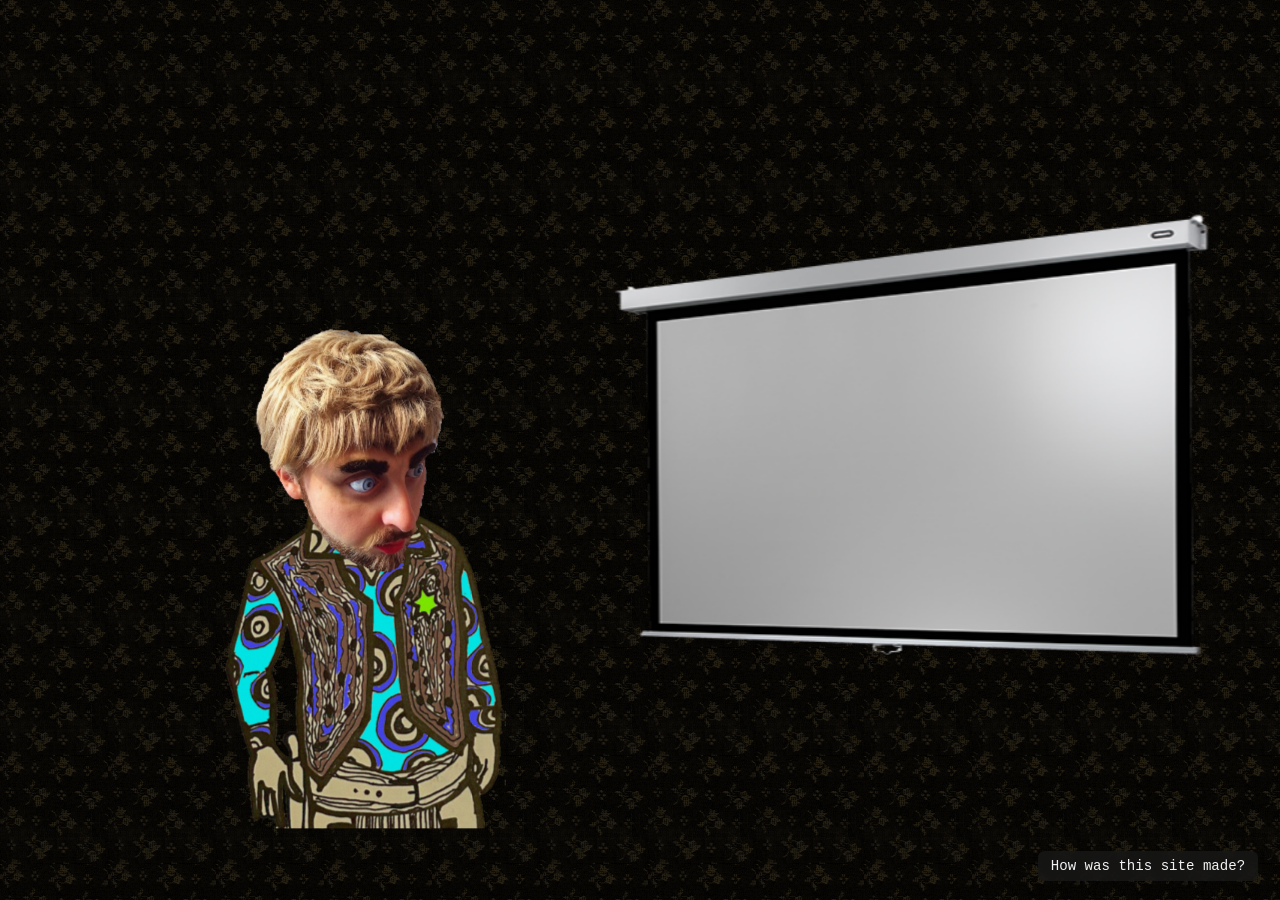
<file: index.html>
<!DOCTYPE html>
<html lang="en">
<head>
  <meta charset="UTF-8">
  <meta name="viewport" content="width=device-width, initial-scale=1.0">
  <title>Homepage</title>
  <link rel="stylesheet" href="styles.css">
  <script src="index.js" defer></script>
</head>
<body>
  <main class="viewport" aria-label="Homepage artwork composition">
    <div class="stage">
      <div class="cowboy-figure" aria-hidden="true">
        <img class="cowboy-layer cowboy-body" src="homeAnimation/cowboyBody.png" alt="">
        <img class="cowboy-layer cowboy-head cowboy-head--still is-active" src="homeAnimation/L1_rightup-cutout.png" alt="">
        <img class="cowboy-layer cowboy-head cowboy-head--opening" data-src="homeAnimation/openingHammy.gif" alt="">
        <img class="cowboy-layer cowboy-head cowboy-head--hold" src="homeAnimation/openingHammy-hold.png" alt="">
        <img class="cowboy-layer cowboy-head cowboy-head--final" data-src="homeAnimation/hammyHead.gif" alt="">
        <img class="cowboy-layer cowboy-beams" src="homeAnimation/eyeBeams%20(1).png" alt="">
      </div>
      <section class="screen-content" aria-label="Projector screen menu">
        <img class="screen-content-image" src="homeAnimation/projectorContent.png" alt="">
        <div class="screen-status-box" aria-hidden="true">
          <div class="screen-status-track">
            <span class="screen-status-text"></span>
            <span class="screen-status-text" aria-hidden="true"></span>
          </div>
        </div>
        <nav class="screen-hotspots" aria-label="Site sections">
          <a class="screen-hotspot screen-hotspot--about" href="about-me.html">
            <span class="screen-hotspot-mask screen-hotspot-mask--left" aria-hidden="true"></span>
            <span class="screen-hotspot-mask screen-hotspot-mask--right" aria-hidden="true"></span>
            <span class="screen-hotspot-bar screen-hotspot-bar--left" aria-hidden="true"></span>
            <span class="screen-hotspot-bar screen-hotspot-bar--right" aria-hidden="true"></span>
            About Me
          </a>
          <a class="screen-hotspot screen-hotspot--gallery" href="academic-gallery.html">
            <span class="screen-hotspot-mask screen-hotspot-mask--left" aria-hidden="true"></span>
            <span class="screen-hotspot-mask screen-hotspot-mask--right" aria-hidden="true"></span>
            <span class="screen-hotspot-bar screen-hotspot-bar--left" aria-hidden="true"></span>
            <span class="screen-hotspot-bar screen-hotspot-bar--right" aria-hidden="true"></span>
            Academic Gallery
          </a>
          <a class="screen-hotspot screen-hotspot--projects" href="personal-projects.html">
            <span class="screen-hotspot-mask screen-hotspot-mask--left" aria-hidden="true"></span>
            <span class="screen-hotspot-mask screen-hotspot-mask--right" aria-hidden="true"></span>
            <span class="screen-hotspot-bar screen-hotspot-bar--left" aria-hidden="true"></span>
            <span class="screen-hotspot-bar screen-hotspot-bar--right" aria-hidden="true"></span>
            Personal Projects
          </a>
          <a class="screen-hotspot screen-hotspot--education" href="education.html">
            <span class="screen-hotspot-mask screen-hotspot-mask--left" aria-hidden="true"></span>
            <span class="screen-hotspot-mask screen-hotspot-mask--right" aria-hidden="true"></span>
            <span class="screen-hotspot-bar screen-hotspot-bar--left" aria-hidden="true"></span>
            <span class="screen-hotspot-bar screen-hotspot-bar--right" aria-hidden="true"></span>
            Education
          </a>
        </nav>
      </section>
      <img class="screen" src="projectorscreen.png" alt="">
    </div>

    <button
      class="site-info-toggle"
      type="button"
      aria-expanded="false"
      aria-controls="site-info-panel"
    >
      How was this site made?
    </button>

    <aside class="site-info-panel" id="site-info-panel" hidden aria-label="Site creation details">
      <div class="site-info-header">
        <button class="site-info-close" type="button" aria-label="Close site info">&times;</button>
        <h2>How was this site made?</h2>
      </div>

      <section class="site-info-section">
        <h3>Coding:</h3>
        <p>ChatGPT 5.4</p>
        <p>Claude Opus 4.1</p>
      </section>

      <section class="site-info-section">
        <h3>Image/Video Generation:</h3>
        <p>Gemini 3</p>
        <p>LTX-23</p>
      </section>

      <section class="site-info-section">
        <h3>Design:</h3>
        <p>Figma</p>
        <p>Photoshop</p>
        <p>Illustrator</p>
      </section>

      <section class="site-info-section">
        <h3>Drawing:</h3>
        <p>Old fashioned pen and paper</p>
      </section>

      <section class="site-info-section">
        <h3>Assets:</h3>
        <p>
          <a href="https://ribalto.com/en/celexon-1090783" target="_blank" rel="noopener noreferrer">
            Projector Screen
          </a>
        </p>
        <p>
          <a href="https://sketchfab.com/3d-models/bench-with-cushion-low-poly-9cf49bf6cac0495ba888a085a69efa27" target="_blank" rel="noopener noreferrer">
            Bench Model
          </a>
        </p>
        <p>
          <a href="https://usagif.com/gif/hamster-wheel-32/" target="_blank" rel="noopener noreferrer">
            Hamster gif
          </a>
        </p>
        <p>
          <a href="https://tennessine.co.uk/metro/" target="_blank" rel="noopener noreferrer">
            Metro Map Maker
          </a>
        </p>
      </section>
    </aside>
  </main>
</body>
</html>
</file>
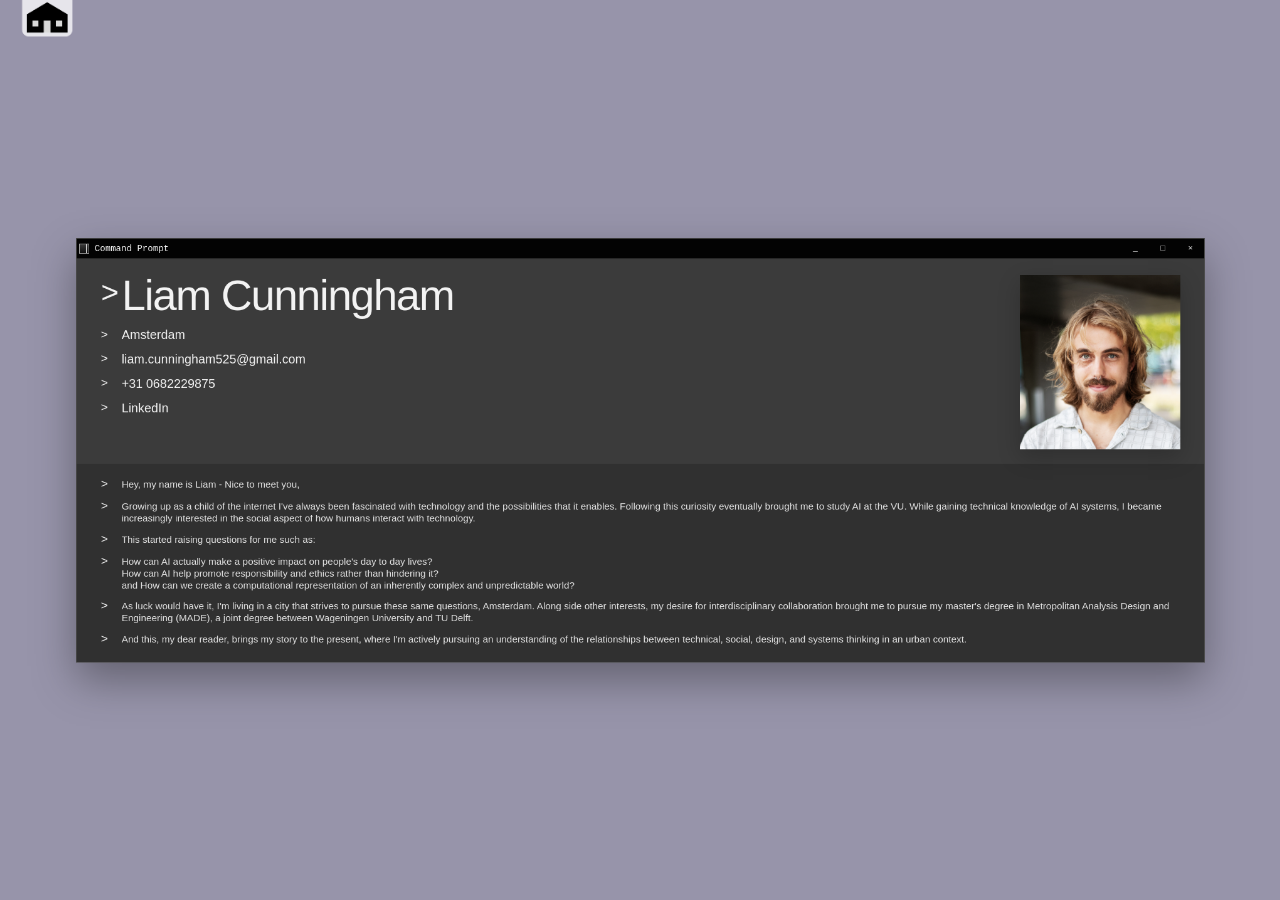
<file: about-me.html>
<!DOCTYPE html>
<html lang="en">
<head>
  <meta charset="UTF-8">
  <meta name="viewport" content="width=device-width, initial-scale=1.0">
  <title>About Me</title>
  <link rel="stylesheet" href="about-me.css?v=20260406e">
  <script src="about-me.js" defer></script>
</head>
<body>
  <main class="about-page">
    <a class="home-link" href="index.html?return=1" aria-label="Back Home"></a>

    <section class="secret-note" aria-label="Hidden message">
      <div class="secret-note-card">
        <figure class="secret-note-symbol">
          <img src="symbolo.png" alt="Secret symbol">
        </figure>
        <div class="secret-note-copy">
          <div class="secret-note-lead" aria-label="You have found">
            <span>You have</span>
            <span class="secret-note-found-line">
              <span class="secret-note-found">found</span>
              <span class="secret-note-ellipsis" aria-hidden="true">...</span>
            </span>
          </div>
          <p>The Secret</p>
        </div>
      </div>
    </section>

    <div class="terminal-scale-frame">
      <article class="terminal-window" aria-labelledby="about-name">
        <header class="terminal-titlebar" aria-hidden="true">
          <div class="terminal-title">
            <span class="terminal-icon"></span>
            <span>Command Prompt</span>
          </div>

          <div class="terminal-controls">
            <span class="terminal-control">_</span>
            <span class="terminal-control">&#9633;</span>
            <span class="terminal-control terminal-control--close">&times;</span>
          </div>
        </header>

        <section class="terminal-hero">
          <div class="terminal-lead">
            <div class="prompt-row prompt-row--title">
              <span class="prompt-mark" aria-hidden="true">&gt;</span>
              <h1 id="about-name">Liam Cunningham</h1>
            </div>

            <div class="contact-list" aria-label="Contact details">
              <div class="prompt-row">
                <span class="prompt-mark" aria-hidden="true">&gt;</span>
                <p>Amsterdam</p>
              </div>

              <div class="prompt-row">
                <span class="prompt-mark" aria-hidden="true">&gt;</span>
                <a href="mailto:liam.cunningham525@gmail.com">liam.cunningham525@gmail.com</a>
              </div>

              <div class="prompt-row">
                <span class="prompt-mark" aria-hidden="true">&gt;</span>
                <a href="tel:+31682229875">+31 0682229875</a>
              </div>

              <div class="prompt-row">
                <span class="prompt-mark" aria-hidden="true">&gt;</span>
                <a href="https://www.linkedin.com/in/liam-cunningham8/" target="_blank" rel="noopener noreferrer">LinkedIn</a>
              </div>
            </div>
          </div>

          <figure class="portrait-frame">
            <img class="portrait-image" src="croppedMade.png" alt="Portrait of Liam Cunningham">
          </figure>
        </section>

        <section class="terminal-story" aria-label="Biography">
          <div class="prompt-block">
            <span class="prompt-mark" aria-hidden="true">&gt;</span>
            <p>Hey, my name is Liam - Nice to meet you,</p>
          </div>

          <div class="prompt-block">
            <span class="prompt-mark" aria-hidden="true">&gt;</span>
            <p>Growing up as a child of the internet I've always been fascinated with technology and the possibilities that it enables. Following this curiosity eventually brought me to study AI at the VU. While gaining technical knowledge of AI systems, I became increasingly interested in the social aspect of how humans interact with technology.</p>
          </div>

          <div class="prompt-block">
            <span class="prompt-mark" aria-hidden="true">&gt;</span>
            <p>This started raising questions for me such as:</p>
          </div>

          <div class="prompt-block">
            <span class="prompt-mark" aria-hidden="true">&gt;</span>
            <p>How can AI actually make a positive impact on people's day to day lives?<br>How can AI help promote responsibility and ethics rather than hindering it?<br>and How can we create a computational representation of an inherently complex and unpredictable world?</p>
          </div>

          <div class="prompt-block">
            <span class="prompt-mark" aria-hidden="true">&gt;</span>
            <p>As luck would have it, I'm living in a city that strives to pursue these same questions, Amsterdam. Along side other interests, my desire for interdisciplinary collaboration brought me to pursue my master's degree in Metropolitan Analysis Design and Engineering (MADE), a joint degree between Wageningen University and TU Delft.</p>
          </div>

          <div class="prompt-block">
            <span class="prompt-mark" aria-hidden="true">&gt;</span>
            <p>And this, my dear reader, brings my story to the present, where I'm actively pursuing an understanding of the relationships between technical, social, design, and systems thinking in an urban context.</p>
          </div>
        </section>
      </article>
    </div>
  </main>
</body>
</html>
</file>
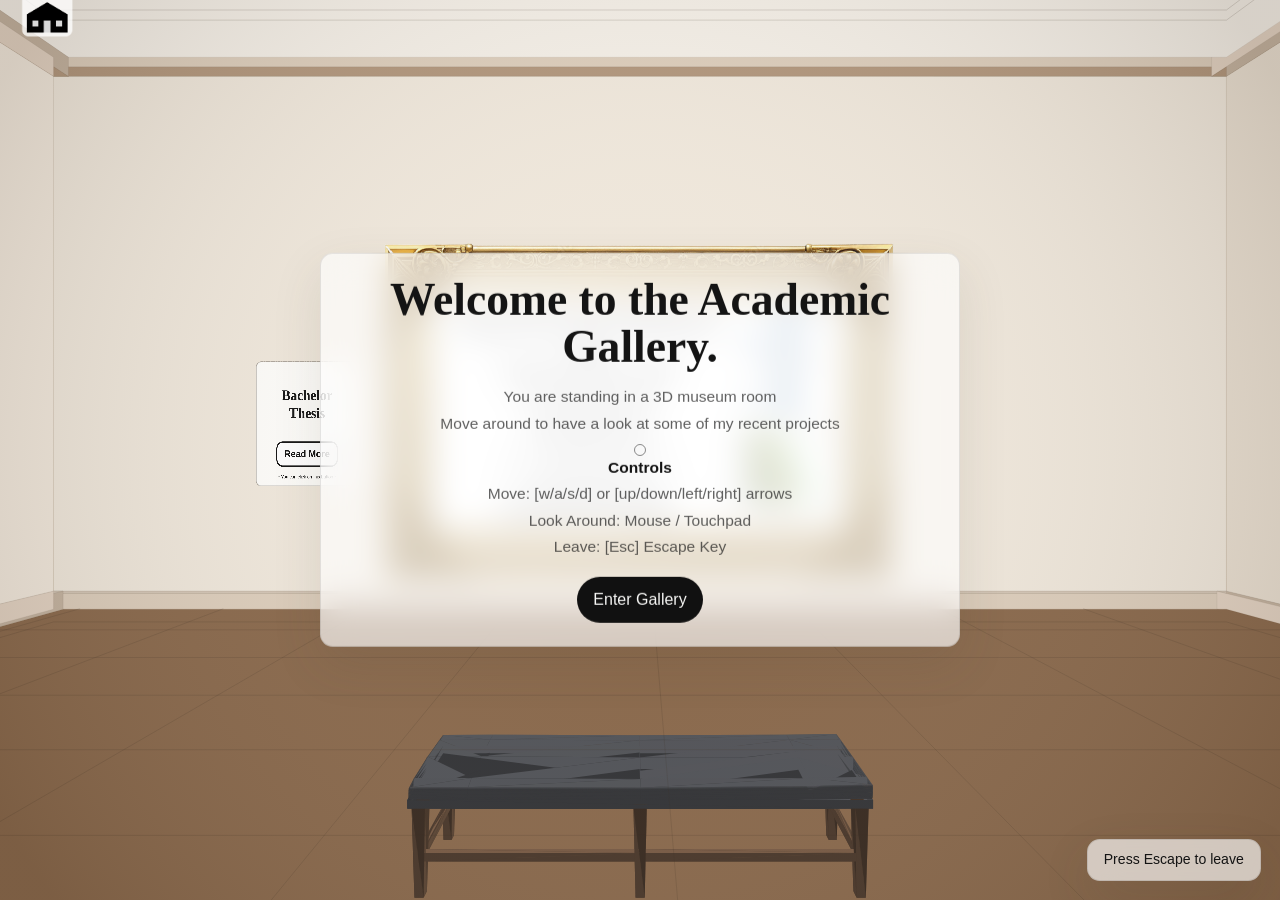
<file: academic-gallery.html>
<!DOCTYPE html>
<html lang="en">
<head>
  <meta charset="UTF-8">
  <meta name="viewport" content="width=device-width, initial-scale=1.0">
  <title>Academic Gallery</title>
  <link rel="stylesheet" href="academic-gallery.css?v=20260608d">
</head>
<body>
  <main class="gallery-app">
    <a class="home-link" href="index.html?return=1" aria-label="Back Home"></a>

    <canvas
      id="gallery-canvas"
      class="gallery-canvas"
      aria-label="First-person view inside the academic gallery"
    ></canvas>

    <div class="gallery-overlay">
      <section class="gallery-panel gallery-intro" aria-label="Gallery controls">
        <h1>Welcome to the Academic Gallery.</h1>
        <div class="gallery-copy" aria-label="Gallery introduction and controls">
          <p>You are standing in a 3D museum room</p>
          <p>Move around to have a look at some of my recent projects</p>
          <p class="gallery-copy-spacer" aria-hidden="true"></p>
          <p class="gallery-controls-heading">Controls</p>
          <p>Move: [w/a/s/d] or [up/down/left/right] arrows</p>
          <p>Look Around: Mouse / Touchpad</p>
          <p>Leave: [Esc] Escape Key</p>
        </div>
        <div class="gallery-actions">
          <button id="lock-button" class="gallery-button" type="button">Enter Gallery</button>
        </div>
      </section>

      <section class="gallery-panel gallery-status" aria-label="Exit hint">
        <p id="lock-status">Press Escape to leave</p>
      </section>
    </div>

    <div class="gallery-crosshair" aria-hidden="true"></div>
  </main>

  <script src="bench-model-data.js?v=20260327a"></script>
  <script src="academic-gallery.js?v=20260608k"></script>
</body>
</html>
</file>
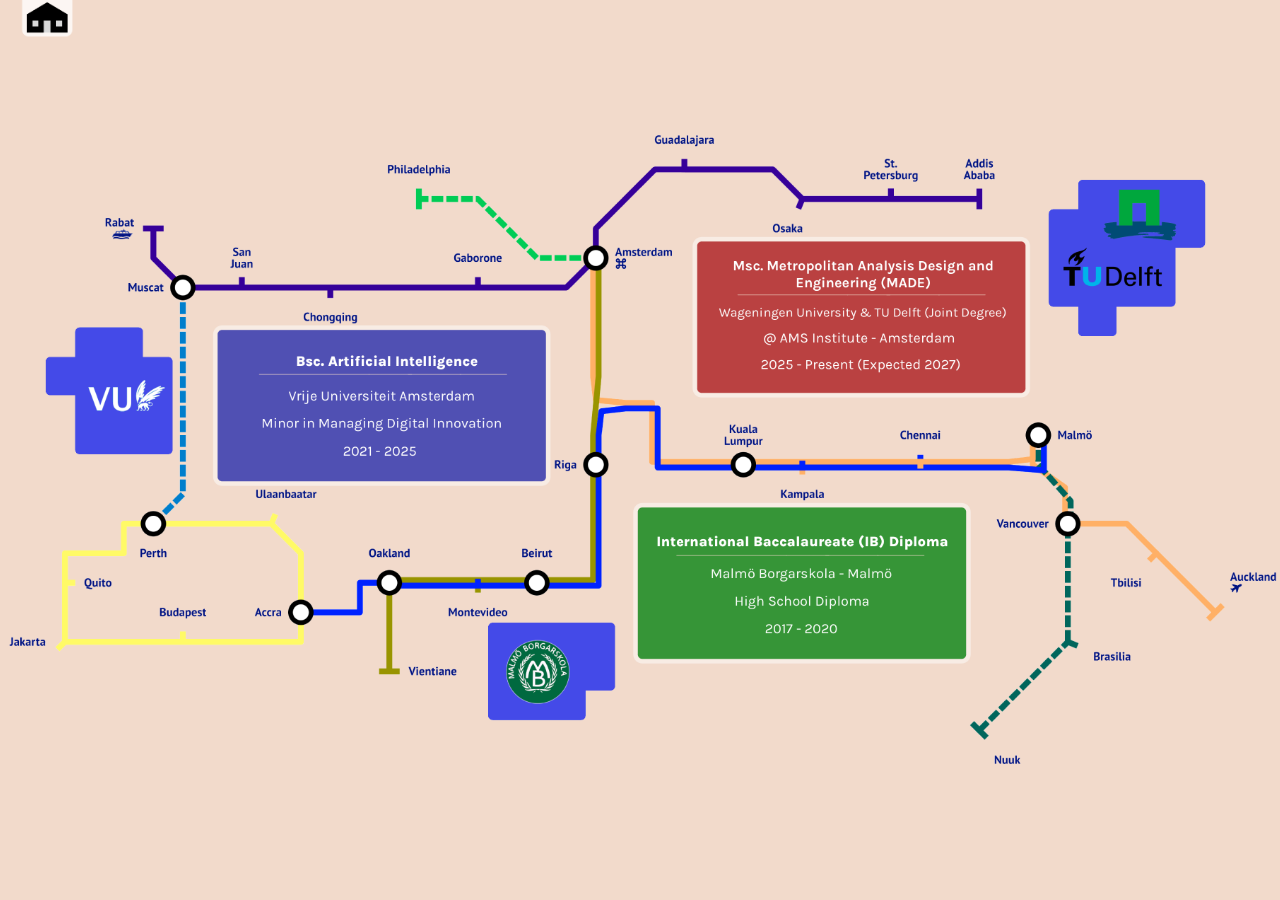
<file: education.html>
<!DOCTYPE html>
<html lang="en">
<head>
  <meta charset="UTF-8">
  <meta name="viewport" content="width=device-width, initial-scale=1.0">
  <title>Education</title>
  <link rel="stylesheet" href="education.css?v=20260410a">
</head>
<body>
  <main class="education-page">
    <a class="home-link" href="index.html?return=1" aria-label="Back Home"></a>
    <img
      class="education-image"
      src="educationTransport.png"
      alt="Education transport concept"
    >
  </main>
</body>
</html>
</file>
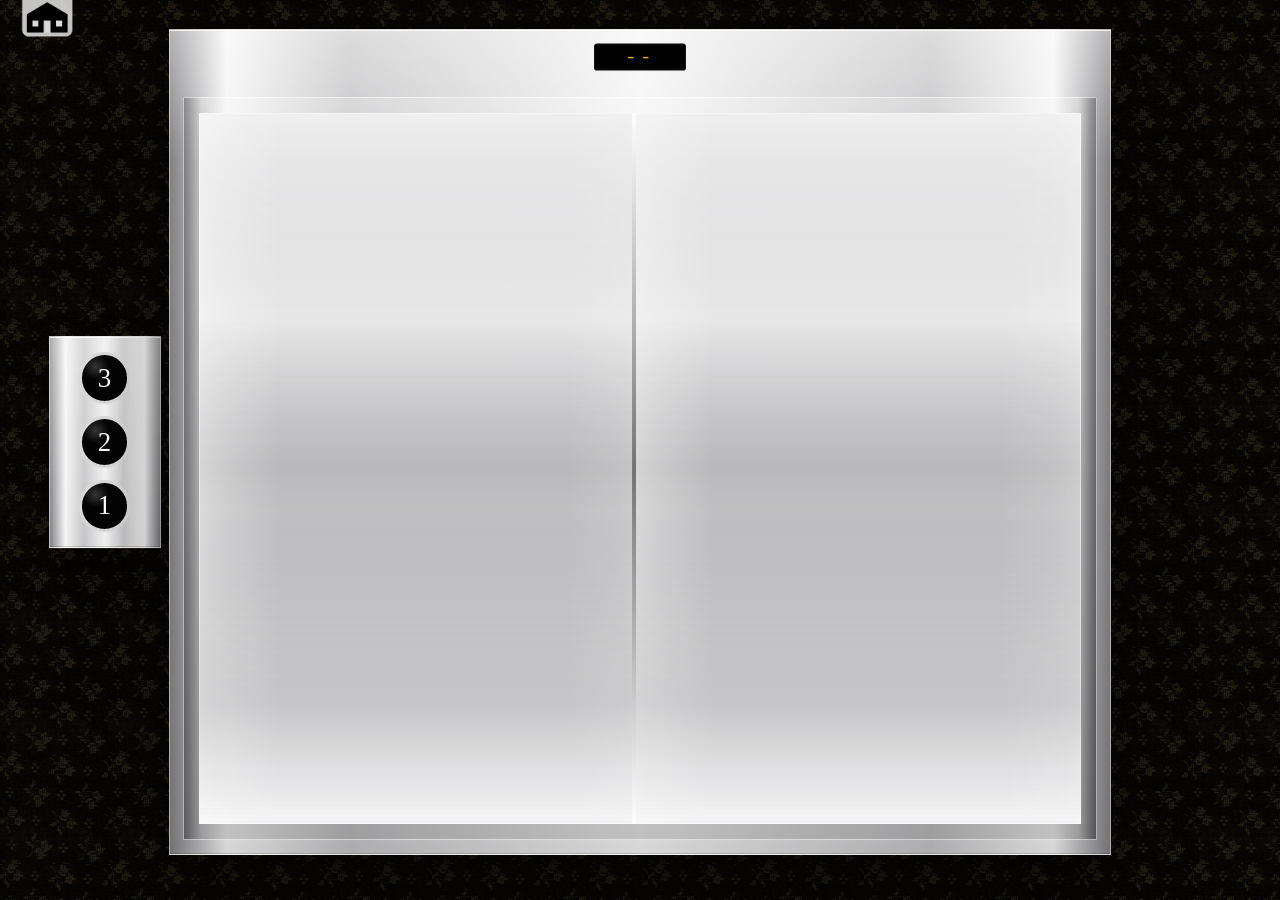
<file: personal-projects.html>
<!DOCTYPE html>
<html lang="en">
<head>
  <meta charset="UTF-8">
  <meta name="viewport" content="width=device-width, initial-scale=1.0">
  <title>Personal Projects</title>
  <link rel="stylesheet" href="personal-projects.css?v=20260406h">
</head>
<body>
  <main class="projects-app">
    <a class="home-link" href="index.html?return=1" aria-label="Back Home"></a>

    <h1 class="sr-only">Personal Projects</h1>

    <section class="projects-stage" aria-label="Elevator project selector">
      <aside class="control-panel" aria-label="Elevator controls">
        <button class="floor-button" type="button" data-floor="3" aria-pressed="false" aria-controls="floor-3-panel">3</button>
        <button class="floor-button" type="button" data-floor="2" aria-pressed="false" aria-controls="floor-2-panel">2</button>
        <button class="floor-button" type="button" data-floor="1" aria-pressed="false" aria-controls="floor-1-panel">1</button>
      </aside>

      <section class="elevator-shell" id="elevator-shell" aria-live="polite">
        <div class="elevator-top-bar">
          <div class="elevator-indicator" aria-hidden="true">
            <span id="indicator-value">--</span>
          </div>
        </div>

        <div class="elevator-frame">
          <div class="cabin-backdrop">
            <div class="cabin-content">
              <section class="floor-panel-content" id="floor-1-panel" data-floor="1" hidden>
                <div class="placeholder-sheet placeholder-sheet--spotify">
                  <span class="sheet-label sheet-label--spotify">Audio</span>
                  <div class="sheet-frame sheet-frame--spotify">
                    <iframe
                      class="spotify-embed"
                      data-testid="embed-iframe"
                      style="border-radius:12px"
                      src="https://open.spotify.com/embed/artist/0QPdbVSFYJxlXJyLssumgh?utm_source=generator&theme=0"
                      width="100%"
                      height="352"
                      frameborder="0"
                      allowfullscreen
                      allow="autoplay; clipboard-write; encrypted-media; fullscreen; picture-in-picture"
                      loading="lazy"
                    ></iframe>
                  </div>
                </div>
              </section>

              <section class="floor-panel-content" id="floor-2-panel" data-floor="2" hidden>
                <div class="placeholder-sheet placeholder-sheet--spotify placeholder-sheet--visuals">
                  <span class="sheet-label sheet-label--spotify">Visual</span>
                  <div class="sheet-frame sheet-frame--spotify sheet-frame--visuals">
                    <div class="visual-grid" aria-label="Visual project gallery">
                      <figure class="visual-tile">
                        <img src="personalProjects/Visual/jupiterfinal.png" alt="Final Jupiter artwork">
                      </figure>
                      <figure class="visual-tile">
                        <img src="personalProjects/Visual/eenieMeenie.png" alt="Eenie Meenie artwork">
                      </figure>
                      <figure class="visual-tile visual-tile--wide">
                        <img src="personalProjects/Visual/papers1.png" alt="Paper collage artwork">
                      </figure>
                      <figure class="visual-tile">
                        <img src="personalProjects/Visual/gorillaRepellentArt.png" alt="Gorilla Repellent artwork">
                      </figure>
                      <figure class="visual-tile">
                        <img src="personalProjects/Visual/jup2.png" alt="Jupiter artwork variation">
                      </figure>
                      <figure class="visual-tile">
                        <img src="personalProjects/Visual/actionManArt.png" alt="Action Man artwork">
                      </figure>
                    </div>
                  </div>
                </div>
              </section>

              <section class="floor-panel-content" id="floor-3-panel" data-floor="3" hidden>
                <div class="placeholder-sheet placeholder-sheet--spotify placeholder-sheet--three-d">
                  <span class="sheet-label sheet-label--spotify">3D</span>
                  <div class="sheet-frame sheet-frame--spotify sheet-frame--three-d">
                    <div class="three-d-gallery" aria-label="3D project gallery">
                      <figure class="three-d-tile">
                        <img
                          class="three-d-media"
                          src="personalProjects/3D/midscheepsGroundFloor.png"
                          alt="Midscheeps ground floor 3D render"
                        >
                      </figure>
                      <figure class="three-d-tile three-d-tile--video">
                        <video
                          class="three-d-media"
                          src="personalProjects/3D/FINALDELFTGOLD.mov"
                          autoplay
                          muted
                          loop
                          playsinline
                        ></video>
                      </figure>
                    </div>
                  </div>
                </div>
              </section>
            </div>
          </div>

          <div class="elevator-door elevator-door-left" aria-hidden="true"></div>
          <div class="elevator-door elevator-door-right" aria-hidden="true"></div>
        </div>
      </section>
    </section>

  </main>

  <script src="personal-projects.js?v=20260327a"></script>
</body>
</html>
</file>
<file: styles.css>
* {
  box-sizing: border-box;
}

html,
body {
  cursor: url("customCursor/p3-medium.cur"), auto;
}

a,
button,
[role="button"],
input[type="button"],
input[type="submit"],
input[type="reset"],
label[for],
summary,
select {
  cursor: url("customCursor/p1-medium.cur"), pointer;
}

:root {
  --scene-width: 1949px;
  --scene-height: 1116px;
  --scene-scale: 1;
  --scene-offset-y: 24px;
  --projector-screen-left: 712px;
  --projector-screen-top: 118px;
  --projector-screen-width: 1371px;
  --projector-screen-scale-x: 1.4;
  --projector-screen-scale-y: 1;
  --projector-screen-rotate-x: 0deg;
  --projector-screen-rotate-y: 0deg;
  --projector-screen-rotate-z: 0deg;
  --projector-content-left: 1014px;
  --projector-content-top: 330px;
  --projector-content-width: 700px;
  --projector-content-scale-x: 1.09;
  --projector-content-scale-y: 1.03;
  --projector-content-rotate-x: 4.8deg;
  --projector-content-rotate-y: -10.9deg;
  --projector-content-rotate-z: -1.7deg;
  --cowboy-figure-left: 340px;
  --cowboy-figure-top: 430px;
  --cowboy-figure-width: 696px;
  --cowboy-figure-height: 686px;
  --cowboy-still-left: -6px;
  --cowboy-still-top: -103px;
  --cowboy-still-width: 400px;
  --cowboy-opening-left: -6px;
  --cowboy-opening-top: -103px;
  --cowboy-opening-width: 400px;
  --cowboy-hold-left: -6px;
  --cowboy-hold-top: -103px;
  --cowboy-hold-width: 400px;
  --cowboy-final-left: -6px;
  --cowboy-final-top: -103px;
  --cowboy-final-width: 400px;
  --cowboy-beams-left: -10px;
  --cowboy-beams-top: -4px;
  --cowboy-beams-width: 708px;
}

html,
body {
  margin: 0;
  min-height: 100%;
  background-color: #000;
}

body {
  overflow: hidden;
  font-family: Georgia, serif;
  color: #fff;
}

.viewport {
  position: relative;
  width: 100vw;
  height: 100vh;
  overflow: hidden;
  isolation: isolate;
  background-color: #000;
}

.viewport::before {
  content: "";
  position: absolute;
  inset: 0;
  background-image: url("homeAnimation/backgroundTile.png");
  background-position: top left;
  background-repeat: repeat;
  background-size: 108px 108px;
  opacity: 0.15;
  pointer-events: none;
  z-index: 0;
}

.site-info-toggle,
.site-info-panel {
  position: fixed;
  z-index: 40;
}

.site-info-toggle {
  right: clamp(0.8rem, 1.8vw, 1.4rem);
  bottom: clamp(0.65rem, 1.5vw, 1.2rem);
  padding: 0.48rem 0.78rem;
  border: none;
  border-radius: 0.4rem;
  background: rgba(26, 26, 26, 0.76);
  color: #f2f2f2;
  font-family: "Courier New", monospace;
  font-size: 0.88rem;
  line-height: 1;
  backdrop-filter: blur(8px);
  transition: transform 140ms ease, background-color 140ms ease, border-color 140ms ease;
}

.site-info-toggle:hover,
.site-info-toggle:focus-visible {
  background: rgba(42, 42, 42, 0.86);
  border-color: rgba(255, 255, 255, 0.28);
  transform: translateY(-1px);
}

.site-info-toggle:focus-visible,
.site-info-close:focus-visible,
.site-info-panel a:focus-visible {
  outline: 2px solid rgba(255, 255, 255, 0.72);
  outline-offset: 3px;
}

.site-info-panel {
  top: auto;
  right: clamp(0.8rem, 1.6vw, 1.3rem);
  bottom: clamp(3.2rem, 5.5vw, 4.8rem);
  width: min(16.6rem, calc(100vw - 1.6rem));
  max-height: none;
  padding: 0.9rem 0.85rem 1rem;
  overflow: hidden;
  border: 1px solid rgba(255, 255, 255, 0.12);
  border-radius: 1rem;
  background: rgba(34, 34, 34, 0.82);
  color: #fafafa;
  backdrop-filter: blur(12px);
  box-shadow: 0 18px 48px rgba(0, 0, 0, 0.34);
  transform: none;
}

.site-info-panel[hidden] {
  display: none;
}

.site-info-panel h2,
.site-info-panel h3,
.site-info-panel p {
  margin: 0;
}

.site-info-header {
  position: relative;
  min-height: 1.6rem;
  padding-left: 1.45rem;
  display: flex;
  align-items: center;
  justify-content: flex-end;
}

.site-info-panel h2 {
  font-family: Georgia, serif;
  font-size: clamp(0.94rem, 1.25vw, 1.22rem);
  font-weight: 400;
  line-height: 1.05;
  text-align: right;
  white-space: normal;
}

.site-info-section {
  margin-top: 0.58rem;
  text-align: right;
}

.site-info-section h3 {
  font-family: "Courier New", monospace;
  font-size: 0.88rem;
  font-weight: 700;
  line-height: 1.15;
}

.site-info-section p {
  margin-top: 0.08rem;
  font-family: "Courier New", monospace;
  font-size: 0.72rem;
  line-height: 1.14;
}

.site-info-panel a {
  color: #fafafa;
  text-decoration: underline;
  text-underline-offset: 0.14em;
  text-decoration-thickness: 1px;
}

.site-info-panel a:hover {
  color: #ffffff;
}

.site-info-close {
  position: absolute;
  top: 50%;
  left: 0;
  display: grid;
  place-items: center;
  width: 1.4rem;
  height: 1.4rem;
  padding: 0;
  border: none;
  background: transparent;
  color: #fff;
  font-family: Georgia, serif;
  font-size: 1.55rem;
  line-height: 1;
  transform: translateY(-50%);
}

.stage {
  position: absolute;
  top: calc(50% + var(--scene-offset-y));
  left: 50%;
  width: var(--scene-width);
  height: var(--scene-height);
  transform: translate(-50%, -50%) scale(var(--scene-scale));
  transform-origin: center center;
  overflow: hidden;
  z-index: 1;
}

.avatar,
.hamster-wheel,
.screen {
  position: absolute;
  display: block;
  user-select: none;
  -webkit-user-drag: none;
}

.screen {
  z-index: 0;
}

.screen-content {
  z-index: 1;
}

.cowboy-figure {
  z-index: 2;
}

.screen-content {
  position: absolute;
  left: var(--projector-content-left);
  top: var(--projector-content-top);
  width: var(--projector-content-width);
  opacity: 0;
  visibility: hidden;
  pointer-events: none;
  transform-origin: top center;
  transform:
    perspective(1200px)
    rotateX(var(--projector-content-rotate-x))
    rotateY(var(--projector-content-rotate-y))
    rotateZ(var(--projector-content-rotate-z))
    scaleX(var(--projector-content-scale-x))
    scaleY(var(--projector-content-scale-y));
  transition: opacity 35ms linear;
}

.screen-content.is-projecting {
  visibility: visible;
  pointer-events: auto;
}

.screen-content-image {
  display: block;
  width: 100%;
  height: auto;
  user-select: none;
  -webkit-user-drag: none;
}

.screen-status-box {
  position: absolute;
  left: 31.5%;
  top: 23.9%;
  width: 36.7%;
  height: 9.8%;
  display: flex;
  align-items: center;
  justify-content: flex-start;
  overflow: hidden;
  pointer-events: none;
}

.screen-status-track {
  --status-scroll-width: 0px;
  display: flex;
  align-items: center;
  width: max-content;
  animation: screen-status-scroll 24s linear infinite;
  will-change: transform;
}

.screen-status-text {
  color: #fff;
  font-family: "Courier New", monospace;
  font-size: 34px;
  font-weight: 400;
  letter-spacing: 0.02em;
  line-height: 1;
  white-space: nowrap;
  flex: 0 0 auto;
}

@keyframes screen-status-scroll {
  from {
    transform: translateX(0);
  }

  to {
    transform: translateX(calc(-1 * var(--status-scroll-width)));
  }
}

.screen-hotspots {
  position: absolute;
  inset: 0;
}

.screen-hotspot {
  --screen-row-fill: rgb(73 73 73);
  --screen-bar-thickness: 4px;
  --screen-bar-shift: 22px;
  --screen-mask-height: 10px;
  --screen-mask-bleed-x: 7px;
  --screen-left-start: 11.844%;
  --screen-left-end: 37.894%;
  --screen-right-start: 62.219%;
  --screen-right-end: 89.318%;
  --screen-line-y: 50%;
  position: absolute;
  left: 0;
  width: 100%;
  border-radius: 999px;
  color: transparent;
  text-decoration: none;
  outline: none;
  overflow: visible;
}

.screen-hotspot-mask,
.screen-hotspot-bar {
  position: absolute;
  top: var(--screen-line-y);
  pointer-events: none;
}

.screen-hotspot-mask {
  height: var(--screen-mask-height);
  background: var(--screen-row-fill);
  opacity: 0;
  transform: translateY(-50%);
  transition: opacity 170ms ease;
  z-index: 1;
}

.screen-hotspot-bar {
  height: var(--screen-bar-thickness);
  background: #fff;
  transform: translateY(-50%) translateX(0);
  transition: transform 170ms ease;
  z-index: 2;
}

.screen-hotspot-mask--left {
  left: calc(var(--screen-left-start) - var(--screen-mask-bleed-x));
  width: calc(var(--screen-left-end) - var(--screen-left-start) + (var(--screen-mask-bleed-x) * 2));
}

.screen-hotspot-mask--right {
  left: calc(var(--screen-right-start) - var(--screen-mask-bleed-x));
  width: calc(var(--screen-right-end) - var(--screen-right-start) + (var(--screen-mask-bleed-x) * 2));
}

.screen-hotspot-bar--left {
  left: var(--screen-left-start);
  width: calc(var(--screen-left-end) - var(--screen-left-start));
}

.screen-hotspot-bar--right {
  left: var(--screen-right-start);
  width: calc(var(--screen-right-end) - var(--screen-right-start));
}

.screen-hotspot--about {
  --screen-left-start: 11.844%;
  --screen-left-end: 37.894%;
  --screen-right-start: 62.219%;
  --screen-right-end: 89.318%;
  --screen-line-y: 77.542%;
  top: 37%;
  height: 9.6%;
}

.screen-hotspot--gallery {
  --screen-left-start: 11.844%;
  --screen-left-end: 27.549%;
  --screen-right-start: 72.414%;
  --screen-right-end: 89.318%;
  --screen-line-y: 65.7%;
  top: 51.2%;
  height: 11%;
}

.screen-hotspot--projects {
  --screen-left-start: 11.844%;
  --screen-left-end: 26.799%;
  --screen-right-start: 73.163%;
  --screen-right-end: 89.318%;
  --screen-line-y: 60.082%;
  top: 65.8%;
  height: 11%;
}

.screen-hotspot--education {
  --screen-left-start: 11.844%;
  --screen-left-end: 36.094%;
  --screen-right-start: 64.018%;
  --screen-right-end: 89.318%;
  --screen-line-y: 59.92%;
  top: 80.4%;
  height: 10%;
}

.screen-hotspot:hover .screen-hotspot-mask,
.screen-hotspot:focus-visible .screen-hotspot-mask {
  opacity: 1;
}

.screen-hotspot:hover .screen-hotspot-bar--left,
.screen-hotspot:focus-visible .screen-hotspot-bar--left {
  transform: translateY(-50%) translateX(calc(var(--screen-bar-shift) * -1));
}

.screen-hotspot:hover .screen-hotspot-bar--right,
.screen-hotspot:focus-visible .screen-hotspot-bar--right {
  transform: translateY(-50%) translateX(var(--screen-bar-shift));
}

.cowboy-figure {
  position: absolute;
  left: var(--cowboy-figure-left);
  top: var(--cowboy-figure-top);
  width: var(--cowboy-figure-width);
  height: var(--cowboy-figure-height);
}

.cowboy-layer {
  position: absolute;
  display: block;
  user-select: none;
  -webkit-user-drag: none;
  pointer-events: none;
}

.cowboy-body,
.cowboy-beams {
  inset: 0;
  width: 100%;
  height: 100%;
  object-fit: contain;
}

.cowboy-body {
  z-index: 1;
}

.cowboy-head {
  opacity: 0;
  z-index: 2;
}

.cowboy-head.is-active {
  opacity: 1;
}

.cowboy-head--still,
.cowboy-head--opening,
.cowboy-head--hold {
  height: auto;
}

.cowboy-head--still {
  left: var(--cowboy-still-left);
  top: var(--cowboy-still-top);
  width: var(--cowboy-still-width);
}

.cowboy-head--opening {
  left: var(--cowboy-opening-left);
  top: var(--cowboy-opening-top);
  width: var(--cowboy-opening-width);
}

.cowboy-head--hold {
  left: var(--cowboy-hold-left);
  top: var(--cowboy-hold-top);
  width: var(--cowboy-hold-width);
}

.cowboy-head--final {
  left: var(--cowboy-final-left);
  top: var(--cowboy-final-top);
  width: var(--cowboy-final-width);
  height: auto;
}

.cowboy-beams {
  left: var(--cowboy-beams-left);
  top: var(--cowboy-beams-top);
  width: var(--cowboy-beams-width);
  height: auto;
  z-index: 3;
  opacity: 0;
  filter: brightness(1.08);
  transition: opacity 35ms linear;
}

.screen {
  left: var(--projector-screen-left);
  top: var(--projector-screen-top);
  width: var(--projector-screen-width);
  height: auto;
  transform-origin: center center;
  transform:
    perspective(1400px)
    rotateX(var(--projector-screen-rotate-x))
    rotateY(var(--projector-screen-rotate-y))
    rotateZ(var(--projector-screen-rotate-z))
    scaleX(var(--projector-screen-scale-x))
    scaleY(var(--projector-screen-scale-y));
}

@media (max-width: 760px) {
  .site-info-panel {
    right: 0.8rem;
    left: 0.8rem;
    width: auto;
  }
}
</file>
<file: about-me.css>
:root {
  color-scheme: dark;
  --page-bg: #9794aa;
  --shell-top: #3b3b3b;
  --shell-bottom: #303030;
  --shell-divider: #363636;
  --shell-border: #4d4d4d;
  --titlebar-bg: #030303;
  --titlebar-border: #242424;
  --text: #f3f3f3;
  --muted: rgba(243, 243, 243, 0.92);
  --link-hover: #dae8ff;
  --window-shadow: rgba(0, 0, 0, 0.34);
}

* {
  box-sizing: border-box;
}

html,
body {
  cursor: url("customCursor/p3-medium.cur"), auto;
}

a,
button,
[role="button"],
input[type="button"],
input[type="submit"],
input[type="reset"],
label[for],
summary,
select {
  cursor: url("customCursor/p1-medium.cur"), pointer;
}

html,
body {
  margin: 0;
  min-height: 100%;
  background: var(--page-bg);
}

body {
  font-family: Aptos, "Segoe UI", sans-serif;
  color: var(--text);
  overflow: hidden;
}

.about-page {
  min-height: 100vh;
  padding: 1cm 2cm;
  display: grid;
  place-items: center;
  overflow: hidden;
}

.secret-note {
  position: fixed;
  inset: 0;
  z-index: 1;
  display: grid;
  place-items: center;
  padding: clamp(1.5rem, 5vw, 4rem);
  pointer-events: none;
  opacity: 0;
  transition: opacity 120ms ease-out;
}

.about-page.is-scene-ready .secret-note {
  opacity: 1;
}

.secret-note-card {
  display: grid;
  grid-template-columns: clamp(200px, 20vw, 310px) minmax(220px, 1fr);
  gap: clamp(0.8rem, 2vw, 2rem);
  align-items: center;
  max-width: min(920px, 100%);
}

.secret-note-symbol {
  margin: 0;
  width: 100%;
  display: grid;
  place-items: center;
  align-self: center;
  transform: translateY(0.22em);
}

.secret-note-symbol img {
  display: block;
  width: 100%;
  max-width: 240px;
  height: auto;
  object-fit: contain;
}

.secret-note-copy {
  display: grid;
  gap: 0.05em;
  font-family: inherit;
  font-size: clamp(2.1rem, 4.6vw, 4.8rem);
  line-height: 0.98;
  color: rgba(32, 32, 32, 0.9);
  text-align: center;
  justify-items: center;
}

.secret-note-copy p {
  margin: 0.14em 0 0;
}

.secret-note-lead {
  display: grid;
  justify-items: center;
  line-height: 0.92;
}

.secret-note-found-line {
  position: relative;
  display: inline-block;
}

.secret-note-found {
  display: inline-block;
}

.secret-note-ellipsis {
  position: absolute;
  left: calc(100% + 0.02em);
  top: 50%;
  transform: translateY(-44%);
}

.home-link {
  position: fixed;
  top: 0;
  left: clamp(0.45rem, 1vw, 0.85rem);
  z-index: 30;
  display: block;
  width: clamp(64px, 5vw, 82px);
  aspect-ratio: 649 / 419;
  border-radius: 0;
  background-image: url("homeButton/hb1.png");
  background-position: center;
  background-repeat: no-repeat;
  background-size: contain;
  text-decoration: none;
  transition: transform 160ms ease;
}

.terminal-scale-frame {
  position: fixed;
  left: 0;
  top: 0;
  z-index: 10;
  opacity: 0;
  transition: opacity 120ms ease-out;
}

.terminal-scale-frame.is-ready {
  opacity: 1;
}

.home-link:hover,
.home-link:focus-visible {
  background-image: url("homeButton/hb2.png");
  transform: translateY(-1px);
}

.home-link:focus-visible {
  outline: 2px solid rgba(17, 17, 17, 0.38);
  outline-offset: 3px;
}

.terminal-window {
  width: 1800px;
  background: var(--shell-top);
  border: 1px solid var(--shell-border);
  box-shadow: 0 28px 64px var(--window-shadow);
  transform-origin: top left;
  will-change: transform;
}

.terminal-titlebar {
  min-height: 32px;
  padding: 0 0 0 0.25rem;
  display: flex;
  align-items: center;
  justify-content: space-between;
  gap: 1rem;
  background: var(--titlebar-bg);
  border-bottom: 1px solid var(--titlebar-border);
  cursor: grab;
  user-select: none;
  touch-action: none;
}

.terminal-titlebar.is-dragging {
  cursor: grabbing;
}

.terminal-title {
  display: flex;
  align-items: center;
  gap: 0.55rem;
  font-family: "Lucida Console", "Courier New", monospace;
  font-size: 0.88rem;
  color: #f6f6f6;
}

.terminal-icon {
  width: 16px;
  height: 16px;
  display: inline-block;
  border: 1px solid #a1a1a1;
  background:
    linear-gradient(180deg, rgba(255, 255, 255, 0.18), rgba(255, 255, 255, 0)),
    linear-gradient(90deg, #0f0f0f 0 18%, #f2f2f2 18% 24%, #0f0f0f 24% 70%, #f2f2f2 70% 76%, #0f0f0f 76%);
}

.terminal-controls {
  display: flex;
  align-self: stretch;
  cursor: default;
}

body.is-dragging-window {
  user-select: none;
}

.terminal-control {
  width: 44px;
  display: grid;
  place-items: center;
  font-family: "Lucida Console", "Courier New", monospace;
  font-size: 0.8rem;
  color: #efefef;
}

.terminal-control--close {
  background: var(--titlebar-bg);
}

.terminal-hero {
  display: grid;
  grid-template-columns: minmax(0, 1fr) clamp(220px, 20vw, 330px);
  gap: clamp(1.3rem, 2.6vw, 3.4rem);
  align-items: start;
  padding: clamp(1.15rem, 2vw, 2.5rem) clamp(1rem, 3vw, 3.8rem) clamp(1.15rem, 1.8vw, 1.6rem);
}

.terminal-lead {
  min-width: 0;
}

.contact-list {
  display: grid;
  gap: clamp(0.7rem, 1.2vw, 1.05rem);
}

.prompt-row,
.prompt-block {
  display: grid;
  grid-template-columns: clamp(0.95rem, 1.4vw, 1.45rem) minmax(0, 1fr);
  gap: clamp(0.7rem, 1.2vw, 1.1rem);
}

.prompt-row {
  align-items: center;
}

.prompt-row--title {
  align-items: center;
  margin-bottom: clamp(0.8rem, 1.5vw, 1.25rem);
}

.prompt-mark {
  font-family: "Lucida Console", "Courier New", monospace;
  font-size: clamp(1.1rem, 1.5vw, 1.8rem);
  line-height: 1;
  color: var(--text);
  transform: translateY(0);
}

.prompt-row--title .prompt-mark {
  font-size: clamp(2.2rem, 3.8vw, 4.1rem);
  transform: translateY(0);
}

h1 {
  margin: 0;
  font-size: clamp(2.7rem, 5.4vw, 5.5rem);
  line-height: 0.95;
  font-weight: 400;
  letter-spacing: -0.03em;
}

.contact-list p,
.contact-list a {
  margin: 0;
  color: var(--text);
  font-size: clamp(1rem, 1.55vw, 1.75rem);
  line-height: 1.18;
  text-decoration: none;
  overflow-wrap: anywhere;
}

.contact-list a:hover,
.contact-list a:focus-visible {
  color: var(--link-hover);
  text-decoration: underline;
  text-underline-offset: 0.14em;
}

.portrait-frame {
  width: 100%;
  margin: 0;
  justify-self: end;
  background: #262626;
  box-shadow: 0 12px 34px rgba(0, 0, 0, 0.2);
}

.portrait-image {
  display: block;
  width: 100%;
  aspect-ratio: 0.92 / 1;
  object-fit: cover;
}

.terminal-story {
  padding: clamp(1.1rem, 1.8vw, 1.8rem) clamp(1rem, 3vw, 3.8rem) clamp(1.35rem, 2vw, 2rem);
  display: grid;
  gap: clamp(0.9rem, 1.15vw, 1.2rem);
  background: var(--shell-bottom);
}

.prompt-block {
  align-items: baseline;
  align-items: first baseline;
}

.prompt-block .prompt-mark {
  line-height: 1;
  transform: translateY(0);
}

.prompt-block p {
  margin: 0;
  color: var(--muted);
  font-size: clamp(0.96rem, 1.18vw, 1.3rem);
  line-height: 1.24;
}

@media (max-width: 820px) {
  .secret-note-card {
    grid-template-columns: minmax(0, 1fr);
    justify-items: center;
  }
}
</file>
<file: academic-gallery.css>
:root {
  color-scheme: light;
  --paper: #f4f2ee;
  --paper-strong: rgba(255, 255, 255, 0.84);
  --ink: #141414;
  --ink-muted: rgba(20, 20, 20, 0.68);
  --line: rgba(20, 20, 20, 0.1);
  --accent: #111111;
}

* {
  box-sizing: border-box;
}

html,
body {
  cursor: url("customCursor/p3-medium.cur"), auto;
}

a,
button,
[role="button"],
input[type="button"],
input[type="submit"],
input[type="reset"],
label[for],
summary,
select {
  cursor: url("customCursor/p1-medium.cur"), pointer;
}

html,
body {
  margin: 0;
  min-height: 100%;
  background:
    radial-gradient(circle at top, rgba(255, 255, 255, 0.88), rgba(230, 228, 223, 0.96)),
    #ebe8e1;
}

body {
  overflow: hidden;
  font-family: Aptos, "Segoe UI", sans-serif;
  color: var(--ink);
}

.gallery-app {
  position: relative;
  width: 100vw;
  height: 100vh;
  overflow: hidden;
  cursor: url("customCursor/p3-medium.cur"), auto;
}

.gallery-canvas {
  display: block;
  width: 100%;
  height: 100%;
  background:
    radial-gradient(circle at 50% 30%, #ffffff 0%, #f2f2ef 42%, #e4e1dc 100%);
}

.gallery-overlay {
  position: absolute;
  inset: 0;
  pointer-events: none;
}

.gallery-panel {
  position: absolute;
  max-width: min(40rem, calc(100vw - 2rem));
  padding: 1.45rem 1.5rem;
  border: 1px solid var(--line);
  border-radius: 0.8rem;
  background: rgba(255, 255, 255, 0.65);
  backdrop-filter: blur(16px);
  box-shadow: 0 18px 50px rgba(70, 65, 53, 0.12);
  transition: opacity 180ms ease, transform 180ms ease;
}

.gallery-intro {
  top: 50%;
  left: 50%;
  transform: translate(-50%, -50%);
  text-align: center;
}

.gallery-status {
  right: 1.2rem;
  bottom: 1.2rem;
  max-width: none;
  padding: 0.72rem 1rem;
  text-align: center;
}

.gallery-intro h1 {
  margin: 0;
  font-family: Georgia, serif;
  font-size: clamp(1.8rem, 4.3vw, 2.85rem);
  line-height: 1.02;
  font-weight: 700;
}

.gallery-copy,
.gallery-status p {
  font-size: 0.97rem;
  line-height: 1.45;
  color: var(--ink-muted);
}

.gallery-status p {
  margin: 0;
  font-size: 0.88rem;
  line-height: 1.2;
  color: var(--ink);
}

.gallery-copy {
  margin-top: 1rem;
  display: grid;
  gap: 0.24rem;
  justify-items: center;
}

.gallery-copy p {
  margin: 0;
}

.gallery-copy-spacer {
  min-height: 0.9rem;
}

.gallery-controls-heading {
  margin-top: 0.15rem;
  font-weight: 700;
  color: var(--ink);
}

.home-link {
  position: fixed;
  top: 0;
  left: clamp(0.45rem, 1vw, 0.85rem);
  z-index: 30;
  display: block;
  width: clamp(64px, 5vw, 82px);
  aspect-ratio: 649 / 419;
  border-radius: 0;
  background-image: url("homeButton/hb1.png");
  background-position: center;
  background-repeat: no-repeat;
  background-size: contain;
  text-decoration: none;
  transition: transform 160ms ease;
}

.home-link:hover,
.home-link:focus-visible {
  background-image: url("homeButton/hb2.png");
  transform: translateY(-1px);
}

.home-link:focus-visible {
  outline: 2px solid rgba(17, 17, 17, 0.35);
  outline-offset: 3px;
}

.gallery-actions {
  display: flex;
  align-items: center;
  justify-content: center;
  margin-top: 1.15rem;
  pointer-events: auto;
}

.gallery-button {
  display: inline-flex;
  align-items: center;
  justify-content: center;
  min-height: 2.9rem;
  padding: 0.65rem 1rem;
  border-radius: 999px;
  font: inherit;
  text-decoration: none;
  transition: transform 160ms ease, background-color 160ms ease, color 160ms ease;
}

.gallery-button {
  border: none;
  background: var(--accent);
  color: #f8f8f6;
}

.gallery-button:hover,
.home-link:hover {
  transform: translateY(-1px);
}

.gallery-button:focus-visible,
.home-link:focus-visible {
  outline: 2px solid rgba(17, 17, 17, 0.35);
  outline-offset: 3px;
}

.gallery-crosshair {
  position: absolute;
  top: 50%;
  left: 50%;
  width: 12px;
  height: 12px;
  transform: translate(-50%, -50%);
  border-radius: 50%;
  border: 1.5px solid rgba(17, 17, 17, 0.48);
  pointer-events: none;
}

.gallery-crosshair::before,
.gallery-crosshair::after {
  content: none;
}

body.is-locked {
  cursor: none;
}

body.is-gallery-active .gallery-intro,
body.is-locked .gallery-intro {
  opacity: 0;
  visibility: hidden;
  transform: translate(-50%, calc(-50% - 8px));
}

body.is-gallery-active .gallery-status,
body.is-locked .gallery-status {
  opacity: 0.82;
}

@media (max-width: 780px) {
  .gallery-intro,
  .gallery-status {
    left: 1rem;
    right: 1rem;
    max-width: none;
  }

  .gallery-intro {
    top: 50%;
    transform: translateY(-50%);
  }

  .gallery-status {
    bottom: 1rem;
    text-align: left;
  }

  .gallery-actions {
    flex-wrap: wrap;
  }
}
</file>
<file: education.css>
:root {
  color-scheme: light;
}

* {
  box-sizing: border-box;
}

html,
body {
  cursor: url("customCursor/p3-medium.cur"), auto;
}

a,
button,
[role="button"],
input[type="button"],
input[type="submit"],
input[type="reset"],
label[for],
summary,
select {
  cursor: url("customCursor/p1-medium.cur"), pointer;
}

html,
body {
  margin: 0;
  width: 100%;
  min-height: 100%;
  background: #f2dacb;
}

body {
  overflow: hidden;
}

.education-page {
  position: relative;
  width: 100vw;
  height: 100vh;
  overflow: hidden;
}

.education-image {
  position: absolute;
  top: 50%;
  left: 50%;
  width: 106vw;
  height: 106vh;
  object-fit: contain;
  transform: translate(-50%, -50%);
}

.home-link {
  position: fixed;
  top: 0;
  left: clamp(0.45rem, 1vw, 0.85rem);
  z-index: 30;
  display: block;
  width: clamp(64px, 5vw, 82px);
  aspect-ratio: 649 / 419;
  border-radius: 0;
  background-image: url("homeButton/hb1.png");
  background-position: center;
  background-repeat: no-repeat;
  background-size: contain;
  text-decoration: none;
  transition: transform 160ms ease;
}

.home-link:hover,
.home-link:focus-visible {
  background-image: url("homeButton/hb2.png");
  transform: translateY(-1px);
}

.home-link:focus-visible {
  outline: 2px solid rgba(17, 17, 17, 0.3);
  outline-offset: 3px;
}

@media (prefers-reduced-motion: reduce) {
  .home-link {
    transition: none;
  }
}
</file>
<file: personal-projects.css>
:root {
  --bg: #020202;
  --steel-edge: #828285;
  --steel-mid: #c5c5c7;
  --steel-light: #f5f5f6;
  --steel-shadow: #5f5f62;
  --door-duration: 850ms;
  --door-ease: cubic-bezier(0.6, 0, 0.2, 1);
  --indicator: #f6a623;
  --stage-vertical-margin: clamp(1.25rem, 3vh, 1.75rem);
  --control-panel-width: 112px;
  --elevator-shell-width: min(60rem, calc((100vh - (var(--stage-vertical-margin) * 2) - 1.25rem) * 1.14));
}

* {
  box-sizing: border-box;
}

html,
body {
  cursor: url("customCursor/p3-medium.cur"), auto;
}

a,
button,
[role="button"],
input[type="button"],
input[type="submit"],
input[type="reset"],
label[for],
summary,
select {
  cursor: url("customCursor/p1-medium.cur"), pointer;
}

html,
body {
  margin: 0;
  min-height: 100%;
  background-color: #000;
}

body {
  overflow: hidden;
  font-family: Aptos, "Segoe UI", sans-serif;
  color: #fff;
}

.projects-app {
  position: relative;
  min-height: 100vh;
  height: 100vh;
  padding: var(--stage-vertical-margin) 1.25rem;
  display: grid;
  grid-template-rows: minmax(0, 1fr) auto;
  justify-items: center;
  gap: 1rem;
  overflow: hidden;
  isolation: isolate;
  background-color: #000;
}

.projects-app::before {
  content: "";
  position: absolute;
  inset: 0;
  background-image: url("homeAnimation/backgroundTile.png");
  background-position: top left;
  background-repeat: repeat;
  background-size: 108px 108px;
  opacity: 0.15;
  pointer-events: none;
  z-index: 0;
}

.home-link {
  position: fixed;
  top: 0;
  left: clamp(0.45rem, 1vw, 0.85rem);
  z-index: 20;
  display: block;
  width: clamp(64px, 5vw, 82px);
  aspect-ratio: 649 / 419;
  border-radius: 0;
  background-image: url("homeButton/hb1.png");
  background-position: center;
  background-repeat: no-repeat;
  background-size: contain;
  text-decoration: none;
  transition: transform 160ms ease;
}

.home-link:hover,
.home-link:focus-visible {
  background-image: url("homeButton/hb2.png");
  transform: translateY(-1px);
}

.home-link:focus-visible {
  outline: 2px solid rgba(255, 255, 255, 0.48);
  outline-offset: 3px;
}

.projects-stage {
  position: relative;
  width: 100%;
  height: 100%;
  display: grid;
  place-items: center;
}

.control-panel {
  width: min(100%, var(--control-panel-width));
  min-width: 84px;
  padding: clamp(0.9rem, 1.2vw, 1.15rem) 0.55rem;
  display: grid;
  gap: clamp(0.75rem, 1vw, 0.95rem);
  justify-items: center;
  background:
    linear-gradient(180deg, rgba(255, 255, 255, 0.32), rgba(255, 255, 255, 0)),
    linear-gradient(90deg, var(--steel-edge) 0%, var(--steel-light) 14%, var(--steel-mid) 31%, var(--steel-light) 50%, var(--steel-mid) 67%, var(--steel-light) 86%, var(--steel-edge) 100%);
  border: 1px solid rgba(255, 255, 255, 0.48);
  box-shadow:
    0 24px 40px rgba(0, 0, 0, 0.42),
    inset 0 1px 0 rgba(255, 255, 255, 0.8),
    inset 0 -1px 0 rgba(0, 0, 0, 0.16);
}

.floor-button {
  width: clamp(2.9rem, 4vw, 3.35rem);
  height: clamp(2.9rem, 4vw, 3.35rem);
  border: 3px solid rgba(255, 255, 255, 0.85);
  border-radius: 50%;
  padding: 0;
  background:
    radial-gradient(circle at 30% 25%, rgba(255, 255, 255, 0.2), transparent 28%),
    #040404;
  color: #fff;
  font-family: Georgia, serif;
  font-size: clamp(1.35rem, 2.1vw, 1.7rem);
  line-height: 1;
  cursor: url("customCursor/p1-medium.cur"), pointer;
  transition: transform 140ms ease, box-shadow 140ms ease, border-color 140ms ease;
}

.floor-button:hover,
.floor-button:focus-visible {
  transform: translateY(-1px);
  box-shadow: 0 0 0 5px rgba(255, 255, 255, 0.07);
}

.floor-button.is-selected {
  border-color: rgba(255, 222, 151, 0.95);
  box-shadow:
    0 0 0 5px rgba(246, 166, 35, 0.15),
    0 0 28px rgba(246, 166, 35, 0.26);
}

.elevator-shell {
  position: relative;
  background:
    linear-gradient(180deg, rgba(255, 255, 255, 0.4), rgba(255, 255, 255, 0) 16%, rgba(0, 0, 0, 0.12) 100%),
    linear-gradient(90deg, var(--steel-edge) 0%, var(--steel-light) 6%, var(--steel-mid) 19%, var(--steel-light) 50%, var(--steel-mid) 81%, var(--steel-light) 94%, var(--steel-edge) 100%);
  border: 1px solid rgba(255, 255, 255, 0.42);
  box-shadow:
    0 30px 70px rgba(0, 0, 0, 0.55),
    inset 0 1px 0 rgba(255, 255, 255, 0.82),
    inset 0 -1px 0 rgba(0, 0, 0, 0.16);
}

.elevator-top-bar {
  position: relative;
  height: clamp(44px, 5vw, 54px);
}

.elevator-indicator {
  position: absolute;
  top: 50%;
  left: 50%;
  min-width: clamp(74px, 10vw, 92px);
  padding: 0.2rem 0.7rem 0.1rem;
  border-radius: 0.2rem;
  background: #020202;
  transform: translate(-50%, -50%);
  text-align: center;
  font-family: "Lucida Console", "Courier New", monospace;
  font-size: clamp(1rem, 2vw, 1.2rem);
  letter-spacing: 0.18em;
  color: var(--indicator);
  box-shadow: inset 0 0 0 1px rgba(255, 255, 255, 0.08);
}

.elevator-shell.is-moving .elevator-indicator {
  animation: indicator-pulse 500ms steps(2, end) infinite;
}

.elevator-frame {
  position: relative;
  aspect-ratio: 1.23 / 1;
  margin: clamp(0.7rem, 1vw, 0.9rem);
  overflow: hidden;
  background:
    linear-gradient(90deg, rgba(0, 0, 0, 0.28), rgba(255, 255, 255, 0.05) 2%, rgba(255, 255, 255, 0.05) 98%, rgba(0, 0, 0, 0.34)),
    linear-gradient(180deg, rgba(255, 255, 255, 0.15), rgba(0, 0, 0, 0.12));
}

.elevator-frame::before {
  content: "";
  position: absolute;
  inset: 0;
  border: 1px solid rgba(255, 255, 255, 0.55);
  pointer-events: none;
}

.cabin-backdrop {
  position: absolute;
  inset: clamp(0.8rem, 1.4vw, 1rem);
  background: #fff;
  border: clamp(5px, 0.7vw, 8px) solid #48484d;
  box-shadow: inset 0 0 26px rgba(0, 0, 0, 0.08);
}

.cabin-content {
  position: absolute;
  inset: 0;
  overflow: hidden;
}

.floor-panel-content {
  position: absolute;
  inset: 0;
  background: #fff;
}

.floor-panel-content[hidden] {
  display: none;
}

.placeholder-sheet {
  position: absolute;
  inset: 0;
  padding: clamp(1rem, 2.1vw, 1.7rem);
  color: #111;
}

.placeholder-sheet--spotify {
  display: grid;
  grid-template-rows: auto minmax(0, 1fr);
  align-content: start;
  row-gap: clamp(0.35rem, 0.8vw, 0.65rem);
  padding: clamp(0.45rem, 1vw, 0.85rem) clamp(0.75rem, 1.6vw, 1.1rem) clamp(0.65rem, 1vw, 0.9rem);
  background: #48484d;
  color: #f2f2f2;
}

.sheet-label {
  display: inline-flex;
  align-items: center;
  justify-content: center;
  min-width: 5.4rem;
  padding: 0.45rem 0.8rem;
  border-radius: 999px;
  background: rgba(15, 15, 15, 0.07);
  font-size: 0.74rem;
  font-weight: 700;
  letter-spacing: 0.18em;
  text-transform: uppercase;
}

.sheet-frame {
  height: calc(100% - 2.7rem);
  margin-top: 1rem;
  display: grid;
  place-items: center;
  border: 2px dashed rgba(25, 25, 25, 0.08);
  background:
    linear-gradient(180deg, rgba(255, 255, 255, 0.96), rgba(250, 250, 250, 0.92));
}

.sheet-frame--spotify {
  height: auto;
  min-height: 0;
  margin-top: 0;
  padding: clamp(0.2rem, 0.55vw, 0.4rem);
  border: 0;
  background: transparent;
}

.sheet-label--spotify {
  justify-self: center;
  padding: 0;
  background: transparent;
  color: #f7f7f7;
  font-size: 1.8rem;
  line-height: 1;
}

.placeholder-sheet--three-d .sheet-label--spotify {
  letter-spacing: 0;
}

.sheet-frame p {
  margin: 0;
  font-size: clamp(0.9rem, 1.5vw, 1.05rem);
  letter-spacing: 0.04em;
  text-transform: uppercase;
  color: rgba(0, 0, 0, 0.34);
}

.spotify-embed {
  display: block;
  width: 100%;
  height: 100%;
  min-height: 0;
}

.placeholder-sheet--visuals {
  row-gap: clamp(0.4rem, 0.85vw, 0.7rem);
}

.sheet-frame--visuals {
  align-items: stretch;
  padding: clamp(0.2rem, 0.45vw, 0.35rem);
  overflow-y: auto;
  overflow-x: hidden;
  scrollbar-gutter: stable;
}

.visual-grid {
  display: grid;
  grid-template-columns: repeat(2, minmax(0, 1fr));
  gap: clamp(0.55rem, 0.9vw, 0.8rem);
  width: 100%;
  align-content: start;
}

.visual-tile {
  margin: 0;
  overflow: hidden;
  border-radius: 0.9rem;
  background: rgba(20, 20, 22, 0.5);
  box-shadow:
    0 10px 18px rgba(0, 0, 0, 0.18),
    inset 0 0 0 1px rgba(255, 255, 255, 0.06);
}

.visual-tile img {
  display: block;
  width: 100%;
  height: auto;
  aspect-ratio: 1 / 1;
  object-fit: cover;
}

.visual-tile--wide {
  grid-column: 1 / -1;
}

.visual-tile--wide img {
  aspect-ratio: 16 / 8.2;
}

.sheet-frame--visuals::-webkit-scrollbar {
  width: 0.7rem;
}

.sheet-frame--visuals::-webkit-scrollbar-track {
  background: rgba(255, 255, 255, 0.08);
  border-radius: 999px;
}

.sheet-frame--visuals::-webkit-scrollbar-thumb {
  background: rgba(255, 255, 255, 0.24);
  border-radius: 999px;
}

.sheet-frame--visuals::-webkit-scrollbar-thumb:hover {
  background: rgba(255, 255, 255, 0.34);
}

.placeholder-sheet--three-d {
  row-gap: clamp(0.45rem, 0.85vw, 0.75rem);
}

.sheet-frame--three-d {
  align-items: stretch;
  padding: clamp(0.25rem, 0.55vw, 0.4rem);
  overflow-y: auto;
  overflow-x: hidden;
  scrollbar-gutter: stable;
}

.three-d-gallery {
  display: grid;
  grid-template-columns: 1fr;
  gap: clamp(0.65rem, 1vw, 0.9rem);
  width: 100%;
  align-content: start;
}

.three-d-tile {
  margin: 0;
  overflow: hidden;
  border-radius: 1rem;
  background: rgba(20, 20, 22, 0.45);
  box-shadow:
    0 10px 18px rgba(0, 0, 0, 0.18),
    inset 0 0 0 1px rgba(255, 255, 255, 0.06);
}

.three-d-media {
  display: block;
  width: 100%;
  height: auto;
  aspect-ratio: auto;
  object-fit: contain;
  background: rgba(10, 10, 12, 0.16);
}

.three-d-tile:first-child .three-d-media {
  aspect-ratio: 3 / 2;
  object-fit: cover;
  background: transparent;
}

.three-d-tile--video .three-d-media {
  max-height: clamp(17rem, 42vh, 24rem);
}

.sheet-frame--three-d::-webkit-scrollbar {
  width: 0.7rem;
}

.sheet-frame--three-d::-webkit-scrollbar-track {
  background: rgba(255, 255, 255, 0.08);
  border-radius: 999px;
}

.sheet-frame--three-d::-webkit-scrollbar-thumb {
  background: rgba(255, 255, 255, 0.24);
  border-radius: 999px;
}

.sheet-frame--three-d::-webkit-scrollbar-thumb:hover {
  background: rgba(255, 255, 255, 0.34);
}

.elevator-door {
  position: absolute;
  top: clamp(0.8rem, 1.4vw, 1rem);
  bottom: clamp(0.8rem, 1.4vw, 1rem);
  width: calc(50% - clamp(0.4rem, 0.6vw, 0.5rem));
  transition: transform var(--door-duration) var(--door-ease);
  background:
    linear-gradient(180deg, rgba(255, 255, 255, 0.42), rgba(255, 255, 255, 0) 12%, rgba(0, 0, 0, 0.13) 58%, rgba(255, 255, 255, 0.28) 100%),
    linear-gradient(180deg, #d2d2d4 0%, #f2f2f3 29%, #b8b8bb 50%, #d4d4d7 72%, #ececee 100%);
  box-shadow:
    inset 0 0 0 1px rgba(255, 255, 255, 0.42),
    inset 0 0 35px rgba(255, 255, 255, 0.2);
}

.elevator-door::before {
  content: "";
  position: absolute;
  inset: 0;
  background:
    linear-gradient(180deg, rgba(255, 255, 255, 0.34), transparent 22%, rgba(255, 255, 255, 0.28) 56%, rgba(0, 0, 0, 0.08) 83%, rgba(255, 255, 255, 0.18)),
    linear-gradient(90deg, rgba(255, 255, 255, 0.36), transparent 18%, transparent 82%, rgba(255, 255, 255, 0.18));
}

.elevator-door-left {
  left: clamp(0.8rem, 1.4vw, 1rem);
}

.elevator-door-right {
  right: clamp(0.8rem, 1.4vw, 1rem);
}

.elevator-door-left::after,
.elevator-door-right::after {
  content: "";
  position: absolute;
  top: 0;
  bottom: 0;
  width: 4px;
  background: linear-gradient(180deg, rgba(255, 255, 255, 0.88), rgba(90, 90, 90, 0.8), rgba(255, 255, 255, 0.84));
}

.elevator-door-left::after {
  right: 0;
}

.elevator-door-right::after {
  left: 0;
}

.elevator-shell.is-open .elevator-door-left {
  transform: translateX(-104%);
}

.elevator-shell.is-open .elevator-door-right {
  transform: translateX(104%);
}

@media (min-width: 861px) {
  .control-panel {
    position: absolute;
    top: 50%;
    left: max(1.25rem, calc(((100vw - var(--elevator-shell-width)) / 4) - (var(--control-panel-width) / 2)));
    transform: translateY(-50%);
  }

  .elevator-shell {
    width: min(100%, var(--elevator-shell-width));
    aspect-ratio: 1.14 / 1;
    justify-self: center;
  }
}

.sr-only {
  position: absolute;
  width: 1px;
  height: 1px;
  padding: 0;
  margin: -1px;
  overflow: hidden;
  clip: rect(0, 0, 0, 0);
  white-space: nowrap;
  border: 0;
}

@keyframes indicator-pulse {
  0%,
  100% {
    opacity: 0.4;
  }

  50% {
    opacity: 1;
  }
}

@media (max-width: 860px) {
  .projects-app {
    padding: 4.5rem 1rem 1.25rem;
    grid-template-rows: auto auto;
  }

  .projects-stage {
    width: min(96vw, 720px);
    height: auto;
    grid-template-columns: 1fr;
    gap: 1.4rem;
  }

  .control-panel {
    position: static;
    top: auto;
    left: auto;
    transform: none;
    width: min(100%, 340px);
    grid-auto-flow: column;
    grid-auto-columns: 1fr;
    padding: 0.9rem 1rem;
  }

  .elevator-shell {
    width: 100%;
    aspect-ratio: auto;
  }
}

@media (max-width: 540px) {
  .home-link {
    top: 0;
    left: 0.8rem;
  }

  .control-panel {
    gap: 0.7rem;
  }

  .sheet-frame p {
    text-align: center;
    padding: 0 1rem;
    line-height: 1.45;
  }
}
</file>
